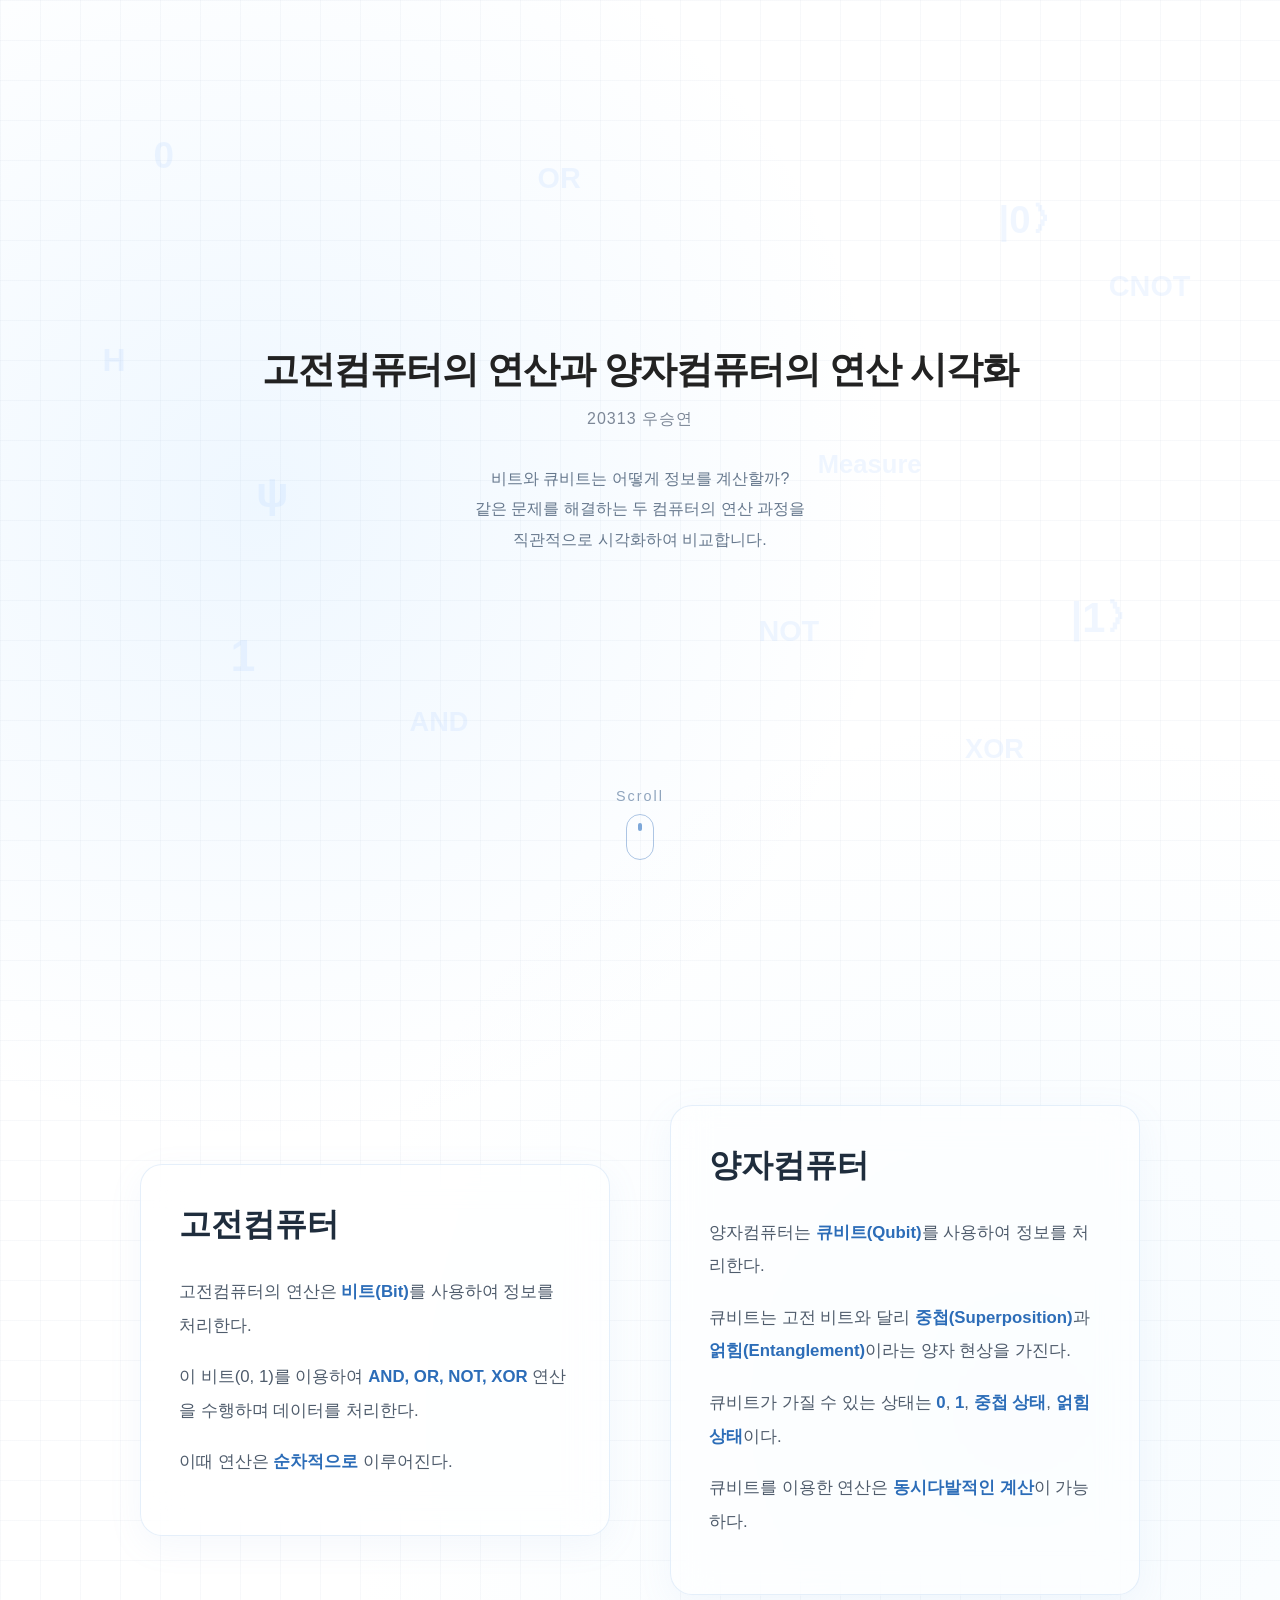
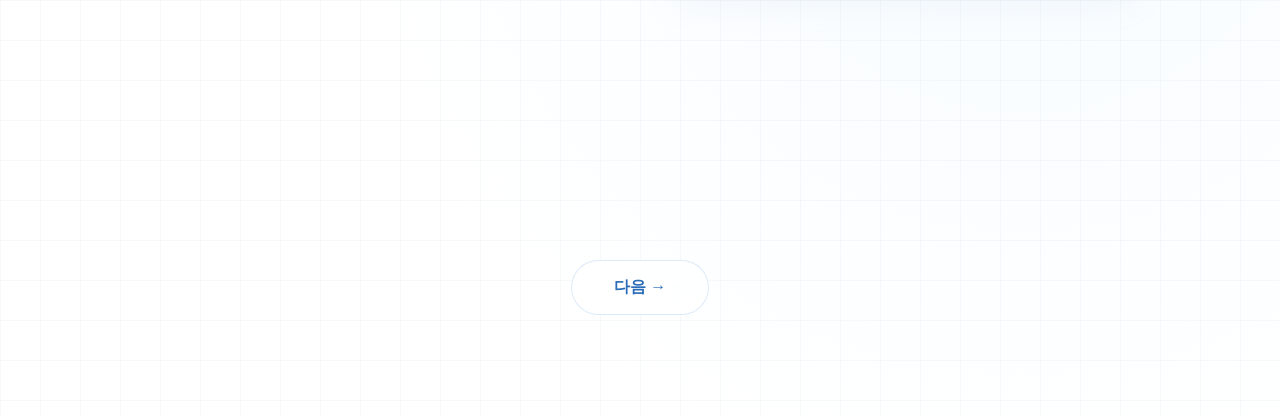
<file: index.html>
<html lang="ko">
<head>
    <meta charset="UTF-8">
    <meta name="viewport" content="width=device-width, initial-scale=1.0">
    <title>고전컴퓨터의 연산과 양자컴퓨터의 연산 시각화</title>

    <link rel="stylesheet" href="style.css">
</head>
<body>

    <!-- 첫 화면 -->
    <main class="page">

        <h1>고전컴퓨터의 연산과 양자컴퓨터의 연산 시각화</h1>

        <p class="author">20313 우승연</p>

        <p class="subtitle">
            비트와 큐비트는 어떻게 정보를 계산할까?<br>
            같은 문제를 해결하는 두 컴퓨터의 연산 과정을<br>
            직관적으로 시각화하여 비교합니다.
        </p>

        <!-- 배경 심볼 -->
        <div class="background-symbols">
            <span>0</span>
            <span>1</span>
            <span>|0⟩</span>
            <span>|1⟩</span>
            <span>H</span>
            <span>CNOT</span>
            <span>AND</span>
            <span>OR</span>
            <span>NOT</span>
            <span>XOR</span>
            <span>Measure</span>
            <span>ψ</span>
        </div>

        <!-- 스크롤 안내 -->
        <div class="scroll-indicator">
            <span>Scroll</span>

            <div class="mouse">
                <div class="wheel"></div>
            </div>
        </div>

    </main>

    <!-- 두 번째 패널 -->
    <section class="info-panel">

        <div class="card">

            <h2>고전컴퓨터</h2>

            <p>
                고전컴퓨터의 연산은 <strong>비트(Bit)</strong>를 사용하여 정보를 처리한다.
            </p>

            <p>
                이 비트(0, 1)를 이용하여
                <strong>AND, OR, NOT, XOR</strong>
                연산을 수행하며 데이터를 처리한다.
            </p>

            <p>
                이때 연산은 <strong>순차적으로</strong> 이루어진다.
            </p>

        </div>

        <div class="card">

            <h2>양자컴퓨터</h2>

            <p>
                양자컴퓨터는 <strong>큐비트(Qubit)</strong>를 사용하여 정보를 처리한다.
            </p>

            <p>
                큐비트는 고전 비트와 달리
                <strong>중첩(Superposition)</strong>과
                <strong>얽힘(Entanglement)</strong>이라는
                양자 현상을 가진다.
            </p>

            <p>
                큐비트가 가질 수 있는 상태는
                <strong>0</strong>,
                <strong>1</strong>,
                <strong>중첩 상태</strong>,
                <strong>얽힘 상태</strong>이다.
            </p>

            <p>
                큐비트를 이용한 연산은
                <strong>동시다발적인 계산</strong>이 가능하다.
            </p>

        </div>

    </section>
  
  <div class="next-page">
    <a href="hub.html" class="next-btn">
        다음 →
    </a>
</div>

</body>
</html>
</file>
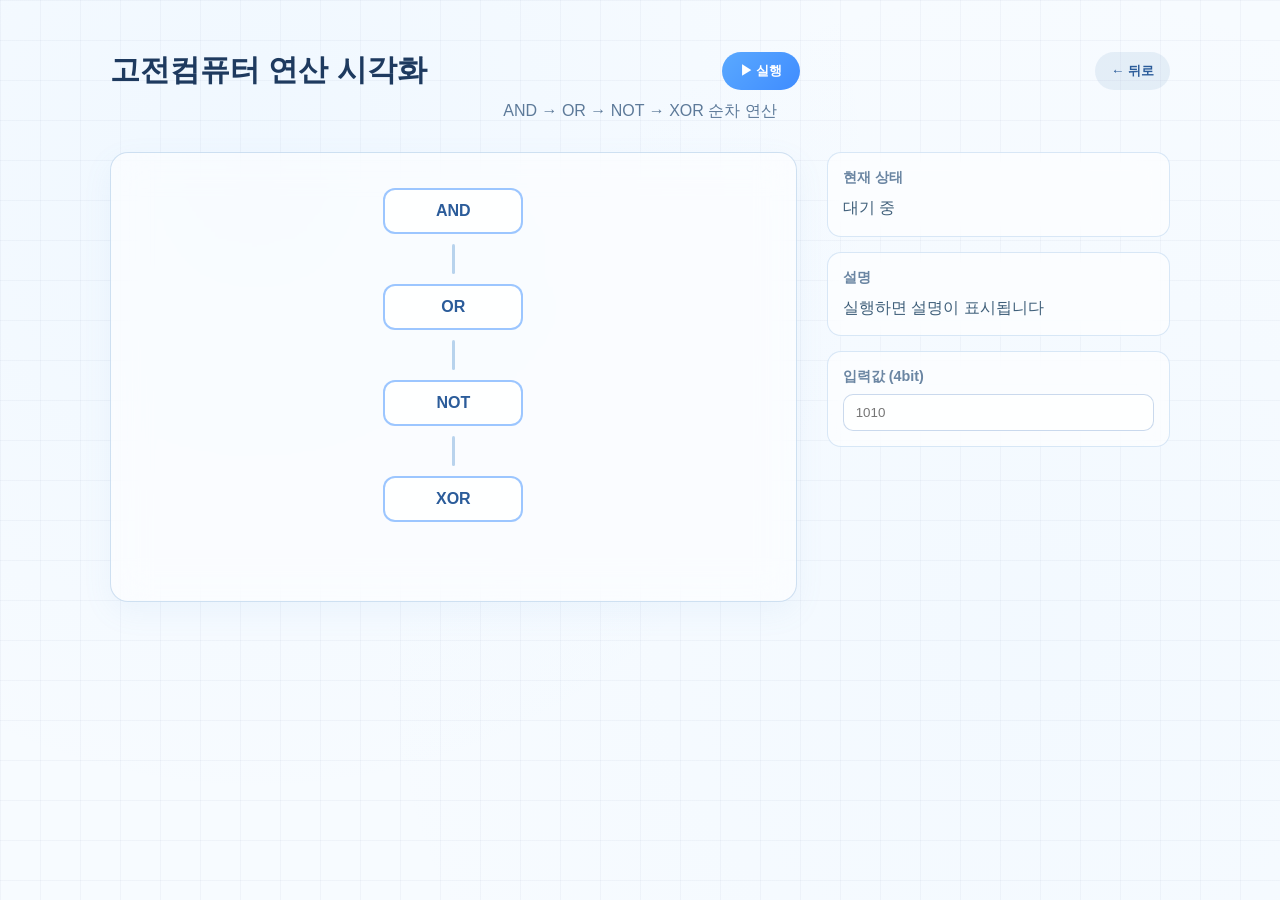
<file: classical.html>
<html lang="ko">

<head>
    <meta charset="UTF-8">
    <meta name="viewport" content="width=device-width, initial-scale=1.0">
    <title>고전컴퓨터 시각화</title>
    <link rel="stylesheet" href="classical.css">

</head>

    
<body>

<main class="wrap">

    <header class="header">
        <div class="title-row">
            <h1>고전컴퓨터 연산 시각화</h1>
            <button id="runBtn">▶ 실행</button>
          <button id="backBtn">← 뒤로</button>
       
          
        </div>
        <p>AND → OR → NOT → XOR 순차 연산</p>
    </header>

    <section class="panel">

        <!-- 회로 -->
        <div class="circuit" id="circuit"></div>

        <!-- 설명 패널 -->
        <div class="side-info">

            <div class="block">
                <h3>현재 상태</h3>
                <div id="state">대기 중</div>
            </div>

            <div class="block">
                <h3>설명</h3>
                <div id="desc">실행하면 설명이 표시됩니다</div>
            </div>

            <div class="block">
                <h3>입력값 (4bit)</h3>
                <input id="inputValue" maxlength="4" placeholder="1010">
            </div>

        </div>

    </section>

</main>

<script src="classical.js"></script>

</body>

</html>
</file>
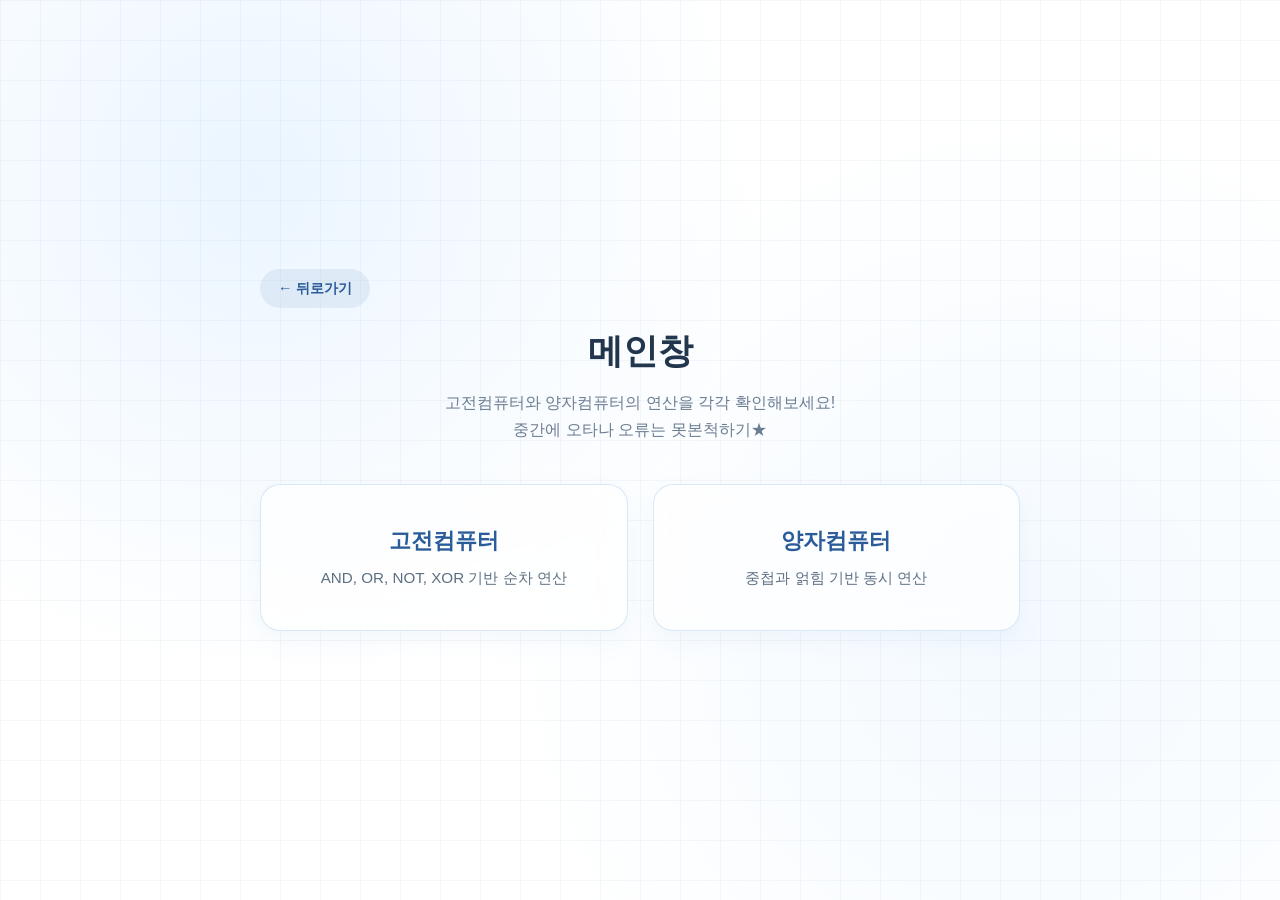
<file: hub.html>
<!DOCTYPE html>
<html lang="ko">

<head>
    <meta charset="UTF-8">
    <meta name="viewport" content="width=device-width, initial-scale=1.0">
    <title>연산 시각화 허브</title>

    <link rel="stylesheet" href="hub.css">
</head>

<body>

    <main class="hub">
        
        <div class="nav-bar">
            <button id="backBtn">← 뒤로가기</button>
        </div>

        <h1>메인창</h1>

        <p class="desc">
            고전컴퓨터와 양자컴퓨터의 연산을 각각 확인해보세요!
            <br>중간에 오타나 오류는 못본척하기★
        </p>

        <section class="cards">

            <a class="card" href="classical.html">
                <h2>고전컴퓨터</h2>
                <p>AND, OR, NOT, XOR 기반 순차 연산</p>
            </a>

            <a class="card" href="q.html">
                <h2>양자컴퓨터</h2>
                <p>중첩과 얽힘 기반 동시 연산</p>
            </a>

        </section>

    </main>

    <script>
        document.getElementById("backBtn").addEventListener("click", () => {
            window.location.href = "index.html";
        });
    </script>
</body>

</html>
</file>
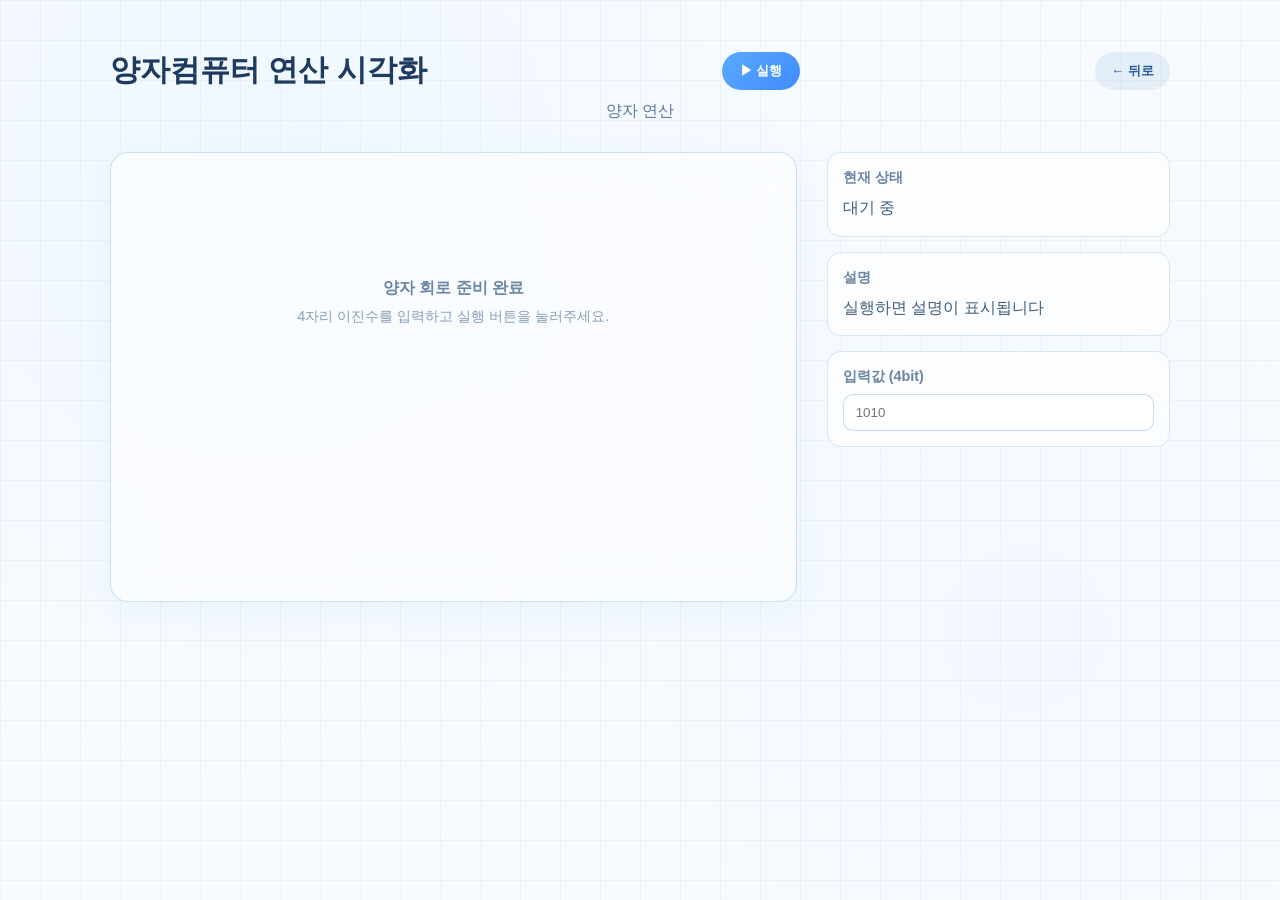
<file: q.html>
<!DOCTYPE html>
<html lang="ko">

<head>
    <meta charset="UTF-8">
    <meta name="viewport" content="width=device-width, initial-scale=1.0">
    <title>양자컴퓨터 시각화</title>

    <link rel="stylesheet" href="q.css">
</head>

<body>

<main class="wrap">

    <header class="header">
        <div class="title-row">
            <h1>양자컴퓨터 연산 시각화</h1>
            <button id="runBtn">▶ 실행</button>
          <button id="backBtn">← 뒤로</button>
       
          
        </div>
        <p> 양자 연산</p>
    </header>

    <section class="panel">

        <!-- 회로 -->
       <div class="circuit" id="circuit">

    </div>

</div>
        <!-- 설명 패널 -->
        <div class="side-info">

            <div class="block">
                <h3>현재 상태</h3>
                <div id="state">대기 중</div>
            </div>

            <div class="block">
                <h3>설명</h3>
                <div id="desc">실행하면 설명이 표시됩니다</div>
            </div>

            <div class="block">
                <h3>입력값 (4bit)</h3>
                <input id="inputValue" maxlength="4" placeholder="1010">
            </div>

        </div>

    </section>

</main>

    <script src="q.js"></script>

</body>

</html>
</file>
<file: style.css>
/* =========================
   기본 설정
========================= */

*{
    margin:0;
    padding:0;
    box-sizing:border-box;
}

body{
    width:100%;
    min-height:100vh;

    overflow-y:auto;
    overflow-x:hidden;

    font-family:"Pretendard","Noto Sans KR",sans-serif;

    background-color:#ffffff;

    background-image:
        radial-gradient(circle at 20% 25%, rgba(120,190,255,.12), transparent 35%),
        radial-gradient(circle at 80% 70%, rgba(170,220,255,.10), transparent 40%),
        linear-gradient(rgba(180,190,210,.10) 1px, transparent 1px),
        linear-gradient(90deg, rgba(180,190,210,.10) 1px, transparent 1px);

    background-size:
        auto,
        auto,
        40px 40px,
        40px 40px;
}

/* =========================
   첫 화면
========================= */

.page{

    width:100%;
    height:100vh;

    display:flex;
    flex-direction:column;
    justify-content:center;
    align-items:center;

    text-align:center;

    position:relative;
    overflow:hidden;
}

/* 제목 */

h1{

    position:relative;
    z-index:2;

    font-size:2.3rem;
    font-weight:700;

    color:#222;

    letter-spacing:-1px;
    line-height:1.35;
}

/* 작성자 */

.author{

    position:relative;
    z-index:2;

    margin-top:14px;

    font-size:1rem;

    color:#7c8797;

    letter-spacing:1px;
}

/* 소개 문장 */

.subtitle{

    position:relative;
    z-index:2;

    margin-top:34px;

    max-width:620px;

    text-align:center;

    font-size:1rem;

    line-height:1.9;

    color:#66788d;
}

/* =========================
   배경 심볼
========================= */

.background-symbols{

    position:absolute;

    inset:0;

    pointer-events:none;

    z-index:0;
}

.background-symbols span{

    position:absolute;

    color:#87b8ff;

    opacity:.12;

    font-weight:600;

    user-select:none;
}

.background-symbols span:nth-child(1){
    top:15%;
    left:12%;
    font-size:2.3rem;
}

.background-symbols span:nth-child(2){
    top:70%;
    left:18%;
    font-size:2.8rem;
}

.background-symbols span:nth-child(3){
    top:22%;
    right:18%;
    font-size:2.4rem;
}

.background-symbols span:nth-child(4){
    top:66%;
    right:12%;
    font-size:2.6rem;
}

.background-symbols span:nth-child(5){
    top:38%;
    left:8%;
    font-size:2rem;
}

.background-symbols span:nth-child(6){
    top:30%;
    right:7%;
    font-size:1.8rem;
}

.background-symbols span:nth-child(7){
    bottom:18%;
    left:32%;
    font-size:1.7rem;
}

.background-symbols span:nth-child(8){
    top:18%;
    left:42%;
    font-size:1.8rem;
}

.background-symbols span:nth-child(9){
    bottom:28%;
    right:36%;
    font-size:1.8rem;
}

.background-symbols span:nth-child(10){
    bottom:15%;
    right:20%;
    font-size:1.7rem;
}

.background-symbols span:nth-child(11){
    top:50%;
    right:28%;
    font-size:1.6rem;
}

.background-symbols span:nth-child(12){
    top:52%;
    left:20%;
    font-size:2.7rem;
}

/* =========================
   Scroll 표시
========================= */

.scroll-indicator{

    position:absolute;
    left:50%;
    bottom:40px;

    transform:translateX(-50%);

    z-index:2;

    display:flex;
    flex-direction:column;
    align-items:center;

    gap:10px;

    color:#8fa4bd;

    font-size:.9rem;

    letter-spacing:2px;

    animation:float 2s infinite ease-in-out;
}

.mouse{

    width:28px;
    height:46px;

    border:1.8px solid rgba(120,160,210,.6);

    border-radius:20px;
}

.wheel{

    width:4px;
    height:8px;

    margin:8px auto;

    border-radius:999px;

    background:#7ea8d9;

    animation:wheel 1.6s infinite;
}

@keyframes wheel{

    0%{
        opacity:0;
        transform:translateY(0);
    }

    30%{
        opacity:1;
    }

    100%{
        opacity:0;
        transform:translateY(14px);
    }
}

@keyframes float{

    0%,100%{
        transform:translateX(-50%) translateY(0);
    }

    50%{
        transform:translateX(-50%) translateY(6px);
    }
}

/* =========================
   두 번째 패널
========================= */

.info-panel{

    min-height:100vh;

    display:flex;
    justify-content:center;
    align-items:center;

    gap:60px;

    padding:80px;

    flex-wrap:wrap;
}

/* 카드 */

.card{

    width:min(470px, 90vw);

    background:rgba(255,255,255,.55);

    border:1px solid rgba(180,210,240,.35);

    border-radius:22px;

    backdrop-filter:blur(18px);

    box-shadow:0 10px 35px rgba(130,170,220,.08);

    padding:38px;
}

.card h2{

    font-size:2rem;

    color:#1f2d3d;

    margin-bottom:28px;
}

.card p{

    font-size:1.05rem;

    line-height:2;

    color:#4f5c6c;

    margin-bottom:18px;
}

.card strong{

    color:#2c6db8;

    font-weight:600;
}

/* =========================
   다음 페이지 버튼
========================= */

.next-page{

    width:100%;

    display:flex;
    justify-content:center;

    padding:60px 0 100px;
}

.next-btn{

    display:inline-flex;
    align-items:center;
    justify-content:center;

    padding:16px 42px;

    border-radius:50px;

    text-decoration:none;

    font-size:1rem;
    font-weight:600;

    color:#2c6db8;

    background:rgba(255,255,255,.65);

    border:1px solid rgba(180,210,240,.45);

    backdrop-filter:blur(12px);

    transition:.25s;
}

.next-btn:hover{

    transform:translateY(-3px);

    box-shadow:0 10px 25px rgba(80,140,220,.15);

    background:rgba(255,255,255,.9);
}
</file>
<file: classical.css>
/* =========================
   기본
========================= */

* {
    margin: 0;
    padding: 0;
    box-sizing: border-box;
}

body {
    font-family: "Pretendard", "Noto Sans KR", sans-serif;

    min-height: 100vh;

    display: flex;
    justify-content: center;

    /* 🌤 하늘색 배경 + 격자 */
    background-color: #f7fbff;

    background-image:
        radial-gradient(circle at 20% 20%, rgba(120,190,255,.06), transparent 50%),
radial-gradient(circle at 80% 70%, rgba(160,210,255,.05), transparent 55%),
linear-gradient(rgba(180,190,210,.12) 1px, transparent 1px),
linear-gradient(90deg, rgba(180,190,210,.12) 1px, transparent 1px);

    background-size:
        auto,
        auto,
        40px 40px,
        40px 40px;

    color: #1f2f44;
}

/* =========================
   전체
========================= */

.wrap {
    width: 1100px;
    padding: 50px 20px;
}

/* =========================
   헤더
========================= */

.header {
    text-align: center;
    margin-bottom: 30px;
}

.title-row {
    display: flex;
    justify-content: space-between;
    align-items: center;
}

.header h1 {
    font-size: 1.9rem;
    font-weight: 700;
    color: #1e3a5f;
}

.header p {
    margin-top: 10px;
    color: #5d7a99;
}

/* =========================
   버튼
========================= */

#runBtn {
    padding: 10px 18px;
    border: none;
    border-radius: 999px;

    background: linear-gradient(135deg, #5aa9ff, #3f8cff);
    color: white;

    font-weight: 700;
    cursor: pointer;

    transition: 0.25s;
}

#runBtn:hover {
    transform: translateY(-2px);
    box-shadow: 0 10px 25px rgba(70,140,255,0.25);
}

/* =========================
   패널
========================= */

.panel {
    display: grid;
    grid-template-columns: 2fr 1fr;
    gap: 30px;
    align-items: start;
}

/* =========================
   회로 (glass 느낌)
========================= */

.circuit {
    background: rgba(255,255,255,0.55);
    border: 1px solid rgba(140,180,220,0.4);

    border-radius: 18px;

    padding: 25px;

    min-height: 450px;

    backdrop-filter: blur(18px);

    box-shadow: 0 10px 30px rgba(120,170,220,0.08);
}

/* =========================
   노드 (게이트)
========================= */

.node {
    width: 140px;
    margin: 10px auto;

    padding: 12px;

    text-align: center;

    border-radius: 12px;

    background: rgba(255,255,255,0.8);

    border: 2px solid rgba(90,160,255,0.6);

    color: #2b5c9a;

    font-weight: 700;

    transition: 0.25s;
}

/* 연결선 */
.line {
    width: 3px;
    height: 30px;

    margin: auto;

    background: rgba(120,170,220,0.5);

    border-radius: 999px;
}

/* 활성 */
.active {
    background: #4a93ff !important;
    color: white !important;
    border-color: #4a93ff !important;

    transform: scale(1.07);

    box-shadow: 0 0 15px rgba(80,150,255,0.4);
}

/* =========================
   사이드 패널
========================= */

.side-info {
    display: flex;
    flex-direction: column;
    gap: 15px;
}

/* 블록 */
.block {
    background: rgba(255,255,255,0.6);

    border: 1px solid rgba(150,190,230,0.35);

    border-radius: 14px;

    padding: 15px;

    backdrop-filter: blur(14px);
}

.block h3 {
    font-size: 0.9rem;
    color: #6b86a3;
    margin-bottom: 8px;
}

/* 상태/설명 */
#state, #desc {
    color: #3f5f7a;
    line-height: 1.6;
}

/* =========================
   입력
========================= */

#inputValue {
    width: 100%;

    padding: 10px 12px;

    border-radius: 10px;

    border: 1px solid rgba(150,180,220,0.5);

    outline: none;

    background: rgba(255,255,255,0.7);
}

#inputValue:focus {
    border-color: #4a93ff;
    box-shadow: 0 0 10px rgba(74,147,255,0.2);
}



/* 버튼 그룹 정렬 */
.btn-group {
    display: flex;
    gap: 10px;
}

/* 뒤로가기 버튼 */
#backBtn {
    padding: 10px 16px;

    border: none;
    border-radius: 999px;

    background: rgba(120,160,200,0.15);
    color: #2b5c9a;

    font-weight: 600;

    cursor: pointer;

    transition: 0.2s;
}

#backBtn:hover {
    background: rgba(120,160,200,0.25);
    transform: translateY(-2px);
}
</file>
<file: hub.css>
/* =========================
   기본 설정
========================= */


* {
    margin: 0;
    padding: 0;
    box-sizing: border-box;
}

body {
    font-family: "Pretendard", "Noto Sans KR", sans-serif;

    min-height: 100vh;

    display: flex;
    justify-content: center;
    align-items: center;

    background: #ffffff;

    background-image:
        radial-gradient(circle at 20% 20%, rgba(120,190,255,.15), transparent 40%),
        radial-gradient(circle at 80% 70%, rgba(160,210,255,.12), transparent 45%),
        linear-gradient(rgba(180,190,210,.12) 1px, transparent 1px),
        linear-gradient(90deg, rgba(180,190,210,.12) 1px, transparent 1px);

    background-size:
        auto,
        auto,
        40px 40px,
        40px 40px;
}

/* =========================
   전체 레이아웃
========================= */

.hub {
    text-align: center;
    padding: 40px 20px;
    width: 100%;
    max-width: 800px; /* 2개 카드 정렬에 알맞게 가로폭 소폭 최적화 */
}

/* =========================
   네비게이션 & 뒤로가기 버튼
========================= */

.nav-bar {
    display: flex;
    justify-content: flex-start;
    margin-bottom: 20px;
}

#backBtn {
    padding: 10px 18px;
    border: none;
    border-radius: 999px;
    background: rgba(120, 160, 200, 0.15);
    color: #2b5c9a;
    font-weight: 600;
    font-size: 0.9rem;
    cursor: pointer;
    transition: 0.2s;
}

#backBtn:hover {
    background: rgba(120, 160, 200, 0.25);
    transform: translateY(-2px);
}

/* =========================
   제목
========================= */

.hub h1 {
    font-size: 2.2rem;
    color: #22374d;
    margin-bottom: 14px;
}

.desc {
    font-size: 1rem;
    color: #6b7d91;
    margin-bottom: 40px;
    line-height: 1.7;
}

/* =========================
   카드 영역 (3개에서 2개로 변경)
========================= */

.cards {
    display: grid;
    grid-template-columns: repeat(2, 1fr);
    gap: 25px;
}

/* =========================
   카드 스타일
========================= */

.card {
    text-decoration: none;

    background: rgba(255,255,255,0.65);
    border: 1px solid rgba(180,210,240,0.5);

    border-radius: 20px;

    padding: 40px 25px;

    color: #2c3e50;

    backdrop-filter: blur(16px);

    transition: 0.3s;

    box-shadow: 0 10px 25px rgba(120,170,220,0.08);
}

.card h2 {
    font-size: 1.4rem;
    margin-bottom: 10px;
    color: #2b5c9a;
}

.card p {
    font-size: 0.95rem;
    color: #5d6f82;
    line-height: 1.6;
}

/* =========================
   hover 효과
========================= */

.card:hover {
    transform: translateY(-6px);
    box-shadow: 0 18px 40px rgba(100,150,220,0.18);
    border-color: rgba(120,180,255,0.7);
}

/* =========================
   반응형
========================= */

@media (max-width: 768px) {
    .cards {
        grid-template-columns: 1fr;
    }

    .hub h1 {
        font-size: 1.8rem;
    }
}
</file>
<file: q.css>
/* =========================
   기본
========================= */

* {
    margin: 0;
    padding: 0;
    box-sizing: border-box;
}

body {
    font-family: "Pretendard", "Noto Sans KR", sans-serif;

    min-height: 100vh;

    display: flex;
    justify-content: center;

    /* 🌤 하늘색 배경 + 격자 */
    background-color: #f7fbff;

    background-image:
        radial-gradient(circle at 20% 20%, rgba(120,190,255,.06), transparent 50%),
radial-gradient(circle at 80% 70%, rgba(160,210,255,.05), transparent 55%),
linear-gradient(rgba(180,190,210,.12) 1px, transparent 1px),
linear-gradient(90deg, rgba(180,190,210,.12) 1px, transparent 1px);

    background-size:
        auto,
        auto,
        40px 40px,
        40px 40px;

    color: #1f2f44;
}

/* =========================
   전체
========================= */

.wrap {
    width: 1100px;
    padding: 50px 20px;
}

/* =========================
   헤더
========================= */

.header {
    text-align: center;
    margin-bottom: 30px;
}

.title-row {
    display: flex;
    justify-content: space-between;
    align-items: center;
}

.header h1 {
    font-size: 1.9rem;
    font-weight: 700;
    color: #1e3a5f;
}

.header p {
    margin-top: 10px;
    color: #5d7a99;
}

/* =========================
   버튼
========================= */

#runBtn {
    padding: 10px 18px;
    border: none;
    border-radius: 999px;

    background: linear-gradient(135deg, #5aa9ff, #3f8cff);
    color: white;

    font-weight: 700;
    cursor: pointer;

    transition: 0.25s;
}

#runBtn:hover {
    transform: translateY(-2px);
    box-shadow: 0 10px 25px rgba(70,140,255,0.25);
}

/* =========================
   패널
========================= */

.panel {
    display: grid;
    grid-template-columns: 2fr 1fr;
    gap: 30px;
    align-items: start;
}

/* =========================
   회로 (glass 느낌)
========================= */

.circuit {
    background: rgba(255,255,255,0.55);
    border: 1px solid rgba(140,180,220,0.4);

    border-radius: 18px;

    padding: 25px;

    min-height: 450px;

    backdrop-filter: blur(18px);

    box-shadow: 0 10px 30px rgba(120,170,220,0.08);
}

/* =========================
   노드 (게이트)
========================= */

.node {
    width: 140px;
    margin: 10px auto;

    padding: 12px;

    text-align: center;

    border-radius: 12px;

    background: rgba(255,255,255,0.8);

    border: 2px solid rgba(90,160,255,0.6);

    color: #2b5c9a;

    font-weight: 700;

    transition: 0.25s;
}

/* 연결선 */
.line {
    width: 3px;
    height: 30px;

    margin: auto;

    background: rgba(120,170,220,0.5);

    border-radius: 999px;
}

/* 활성 */
.active {
    background: #4a93ff !important;
    color: white !important;
    border-color: #4a93ff !important;

    transform: scale(1.07);

    box-shadow: 0 0 15px rgba(80,150,255,0.4);
}

/* =========================
   사이드 패널
========================= */

.side-info {
    display: flex;
    flex-direction: column;
    gap: 15px;
}

/* 블록 */
.block {
    background: rgba(255,255,255,0.6);

    border: 1px solid rgba(150,190,230,0.35);

    border-radius: 14px;

    padding: 15px;

    backdrop-filter: blur(14px);
}

.block h3 {
    font-size: 0.9rem;
    color: #6b86a3;
    margin-bottom: 8px;
}

/* 상태/설명 */
#state, #desc {
    color: #3f5f7a;
    line-height: 1.6;
}

/* =========================
   입력
========================= */

#inputValue {
    width: 100%;

    padding: 10px 12px;

    border-radius: 10px;

    border: 1px solid rgba(150,180,220,0.5);

    outline: none;

    background: rgba(255,255,255,0.7);
}

#inputValue:focus {
    border-color: #4a93ff;
    box-shadow: 0 0 10px rgba(74,147,255,0.2);
}



/* 버튼 그룹 정렬 */
.btn-group {
    display: flex;
    gap: 10px;
}

/* 뒤로가기 버튼 */
#backBtn {
    padding: 10px 16px;

    border: none;
    border-radius: 999px;

    background: rgba(120,160,200,0.15);
    color: #2b5c9a;

    font-weight: 600;

    cursor: pointer;

    transition: 0.2s;
}

#backBtn:hover {
    background: rgba(120,160,200,0.25);
    transform: translateY(-2px);
}



/* ===== 양자 회로 전용 ===== */

.q-node {
    background: rgba(255,255,255,0.75);
    border: 2px solid rgba(90,160,255,0.5);
    border-radius: 12px;

    padding: 12px;
    text-align: center;

    font-weight: 700;
    color: #
      
}

/* ===== quantum container ===== */
.q-register {
    display: flex;
    justify-content: center;
    gap: 10px;
    margin-bottom: 20px;
}

.qubit {
    width: 50px;
    height: 50px;
    border-radius: 12px;

    display: flex;
    align-items: center;
    justify-content: center;

    font-weight: bold;

    background: rgba(255,255,255,0.7);
    border: 2px solid rgba(90,160,255,0.5);

    transition: 0.3s;
}

/* 중첩 효과 */
.super {
    box-shadow: 0 0 18px rgba(80,160,255,0.5);
    transform: scale(1.08);
}

/* 얽힘 라인 */
.entangle-line {
    width: 40px;
    height: 2px;
    background: rgba(80,140,255,0.5);
    margin-top: 25px;
}

/* interference wave */
.interfere {
    animation: wave 1.2s infinite;
}

@keyframes wave {
    0% { box-shadow: 0 0 0 rgba(80,160,255,0.2); }
    50% { box-shadow: 0 0 25px rgba(80,160,255,0.6); }
    100% { box-shadow: 0 0 0 rgba(80,160,255,0.2); }
}
      
    
.qc {
    font-family: monospace;
    font-size: 18px;
    color: #1f3d66;

    padding: 20px;
    background: transparent;
}

/* 선 스타일 */
.wire {
    white-space: pre;
    line-height: 2.2;
}

/* 얽힘 포인트 */
.wire span {
    color: #4a93ff;
    font-weight: bold;
}
</file>
